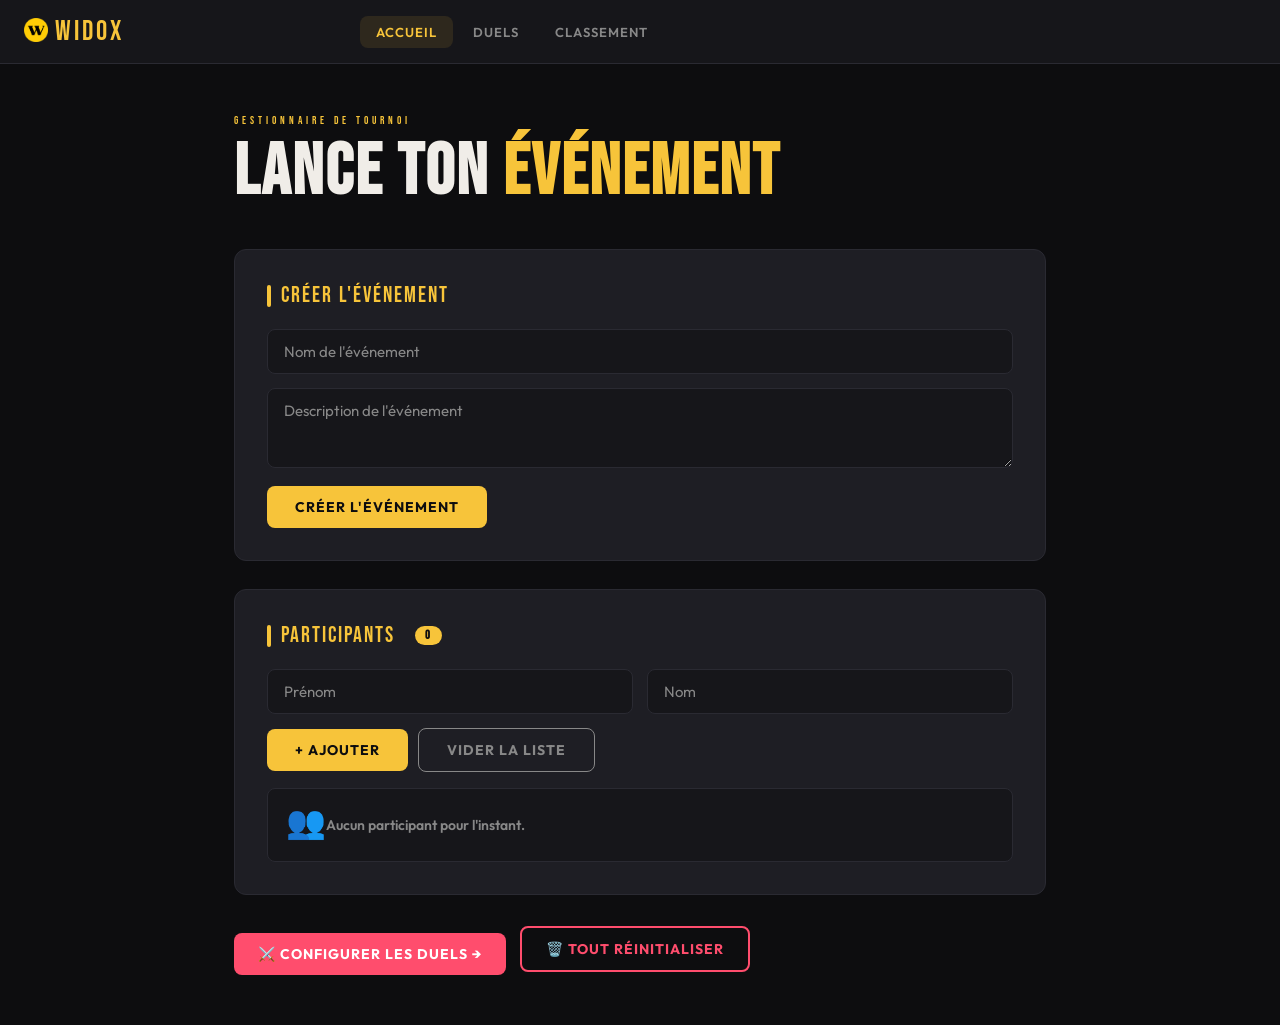
<file: index.html>
<!DOCTYPE html>
<html lang="fr">

<head>
  <meta charset="UTF-8">
  <meta name="viewport" content="width=device-width, initial-scale=1.0">
  <title>Accueil – WIDOX</title>
  <link rel="preconnect" href="https://fonts.googleapis.com">
  <!-- Pré-connexion à Google Fonts pour charger plus vite -->
  <link href="https://fonts.googleapis.com/css2?family=Bebas+Neue&family=Outfit:wght@300;400;600;700&display=swap" rel="stylesheet">
  <link rel="stylesheet" href="CSSevent.css">
</head>

<body>

<nav>
  <span class="logo-text"><img src="W_logo.png" alt="groupe" style="height:24px;vertical-align:middle;"> WIDOX</span>

  <div class="nav-links" id="nav-links">
    <a href="index.html" class="active">Accueil</a>
    <a href="page2.html">Duels</a>
    <a href="page3.html">Classement</a>
  </div>

  <button class="nav-hamburger" id="nav-hamburger" onclick="toggleNav()" aria-label="Menu">
    <!-- Bouton qui ressemble à un hamburger pour mobile (3 barres) -->
    <span></span><span></span><span></span>
    <!-- Les 3 traits du menu -->
  </button>
</nav>

<main>
  <div class="hero-label yellow">Gestionnaire de tournoi</div>
  <!-- Étiquette jaune décorative en haut -->

  <h1>Lance ton <span class="accent">Événement</span></h1>
  <!-- Titre principal, "Événement" coloré en accent -->

  <div id="event-badge">
    <!-- Bandeau qui affiche l'événement une fois créé -->
    <div class="ev-icon">🏆</div>
    <!-- Icône trophée -->
    <div>
      <div class="ev-name" id="ev-name-display"></div>
      <!-- Nom de l'événement -->
      <div class="ev-desc" id="ev-desc-display"></div>
      <!-- Description de l'événement -->
    </div>
  </div>

  <div class="card">
    <div class="card-title">Créer l'événement</div>
    <!-- Titre de la carte -->

    <div class="form-row">
      <input type="text" id="nomEvent" placeholder="Nom de l'événement">
    </div>

    <textarea id="descEvent" placeholder="Description de l'événement"></textarea>
    <button class="btn" onclick="creerEvent()">Créer l'événement</button>
    <!-- Bouton qui appelle la fonction creerEvent() -->
  </div>


  <div class="card">
    <div class="card-title">
      Participants
      <span class="count-badge" id="count-badge">0</span>
    </div>

    <div class="form-row">
      <input type="text" id="prenom" placeholder="Prénom">
      <input type="text" id="nom" placeholder="Nom">
    </div>

    <div style="display:flex; gap:10px; flex-wrap: wrap; align-items:center;">
      <!-- Conteneur flex pour les boutons côte à côte -->
      <button class="btn" onclick="ajouterParticipant()">+ Ajouter</button>
      <!-- Bouton pour ajouter un participant -->
      <button class="btn btn-muted" onclick="viderListe()">Vider la liste</button>
      <!-- Bouton grisé pour tout vider -->
    </div>

    <ul id="listeParticipants">
      <!-- Liste dynamique des participants -->
      <li class="empty-state"><span>👥</span>Aucun participant pour l'instant.</li>
      <!-- Message par défaut quand la liste est vide -->
    </ul>
  </div>

  <div class="bottom-actions">
    <a href="page2.html" class="nav-btn">⚔️ Configurer les duels →</a>
    <!-- Lien-bouton vers la page des duels -->
    <button class="btn btn-reset" onclick="resetTout()">🗑️ Tout réinitialiser</button>
    <!-- Bouton rouge pour supprimer toutes les données -->
  </div>

</main>

<div class="toast" id="toast"></div>
<!-- Petite barre de notification temporaire en bas -->

<script>
  // RÉINITIALISATION TOTALE
  function resetTout() {
    // Demande confirmation à l'utilisateur
    if (confirm('⚠️ Supprimer TOUTES les données (événement, participants, scores) ?')) {
      localStorage.removeItem('widox_participants');
      localStorage.removeItem('widox_event');
      localStorage.removeItem('widox_duels');
      localStorage.removeItem('widox_scores');
      location.reload();
    }
  }

  //CHARGEMENT DES DONNÉES SAUVEGARDÉES

  let participants = JSON.parse(localStorage.getItem('widox_participants') || '[]');
  // Récupère la liste des participants depuis le stockage local

  let event = JSON.parse(localStorage.getItem('widox_event') || 'null');
  // Récupère l'événement depuis le stockage local

  // MENU HAMBURGER MOBILE
  function toggleNav() {
    document.getElementById('nav-links').classList.toggle('open');
    // Ouvre ou ferme le menu mobile en ajoutant/retirant la classe "open"
  }

  // SAUVEGARDE DANS LE STOCKAGE LOCAL
  function save() {
    localStorage.setItem('widox_participants', JSON.stringify(participants));
    // Convertit le tableau participants en texte JSON et le sauvegarde
  }

  // AFFICHAGE D'UNE NOTIFICATION TOAST
  function showToast(msg) {
    const t = document.getElementById('toast');
    // Récupère l'élément toast
    t.textContent = msg;
    // Met le message dedans
    t.classList.add('show');
    // L'affiche avec une animation
    setTimeout(() => t.classList.remove('show'), 2500);
    // Le masque après 2,5 secondes
  }

  // === CRÉATION D'UN ÉVÉNEMENT ===
  function creerEvent() {
    const nom = document.getElementById('nomEvent').value.trim();
    // Récupère le nom saisi
    const desc = document.getElementById('descEvent').value.trim();
    // Récupère la description saisie
    if (!nom) { alert('Donne un nom à l\'événement !'); return; }
    // Bloque si le nom est vide

    event = { nom, desc };
    // Crée un objet événement avec nom et description
    localStorage.setItem('widox_event', JSON.stringify(event));
    // Sauvegarde l'événement dans le stockage

    participants = participants.map(p => ({ ...p, wins: 0, losses: 0 }));
    // Remet les victoires et défaites de chaque participant à zéro
    save();
    // Sauvegarde les participants mis à jour

    afficherEvent();
    // Met à jour l'affichage du badge événement
    showToast('🏆 Événement créé !');
    // Affiche une notification de succès
  }

  // === AFFICHAGE DU BADGE ÉVÉNEMENT ===
  function afficherEvent() {
    const badge = document.getElementById('event-badge');
    // Récupère le conteneur du badge
    if (event) {
      // Si un événement existe
      document.getElementById('ev-name-display').textContent = event.nom;
      // Affiche le nom
      document.getElementById('ev-desc-display').textContent = event.desc || 'Aucune description';
      // Affiche la description
      badge.classList.add('visible');
      // Rend le badge visible
      document.getElementById('nomEvent').value = event.nom;
      // Pré-remplit le champ nom
      document.getElementById('descEvent').value = event.desc || '';
      // Pré-remplit le champ description
    }
  }

  // AJOUT D'UN PARTICIPANT
  function ajouterParticipant() {
    const nom = document.getElementById('nom').value.trim();
    // Récupère le nom saisi
    const prenom = document.getElementById('prenom').value.trim();
    // Récupère le prénom saisi
    if (!nom || !prenom) { alert('Remplis prénom et nom !'); return; }
    // Bloque si un champ est vide

    const existe = participants.find(p => p.nom === nom && p.prenom === prenom);
    // Vérifie si ce participant existe déjà
    if (existe) { alert('Ce participant existe déjà !'); return; }
    // Bloque les doublons

    participants.push({ prenom, nom, wins: 0, losses: 0 });
    // Ajoute le nouveau participant avec 0 victoires et 0 défaites
    save();
    // Sauvegarde la liste mise à jour

    document.getElementById('nom').value = '';
    // Vide le champ nom
    document.getElementById('prenom').value = '';
    // Vide le champ prénom

    afficherParticipants();
    // Met à jour l'affichage de la liste
    showToast(`✅ ${prenom} ${nom} ajouté !`);
    // Notification de confirmation
  }

  // SUPPRESSION D'UN PARTICIPANT
  function supprimerParticipant(index) {
    const p = participants[index];
    // Récupère le participant à cet index
    if (confirm(`Supprimer ${p.prenom} ${p.nom} ?`)) {
      // Demande confirmation
      participants.splice(index, 1);
      // Retire le participant du tableau
      save();
      // Sauvegarde
      afficherParticipants();
      // Met à jour l'affichage
    }
  }

  // === VIDER TOUTE LA LISTE ===
  function viderListe() {
    if (!participants.length) return;
    // Ne fait rien si la liste est déjà vide
    if (confirm('Vider toute la liste de participants ?')) {
      // Demande confirmation
      participants = [];
      // Vide le tableau
      save();
      // Sauvegarde
      afficherParticipants();
      // Met à jour l'affichage
    }
  }

  // AFFICHAGE DE LA LISTE DES PARTICIPANTS
  function afficherParticipants() {
    const liste = document.getElementById('listeParticipants');
    // Récupère la balise <ul>
    document.getElementById('count-badge').textContent = participants.length;
    // Met à jour le compteur dans la pastille

    if (participants.length === 0) {
      // Si aucun participant
      liste.innerHTML = '<li class="empty-state"><span>👥</span>Aucun participant pour l\'instant.</li>';
      // Affiche le message vide
      return;
      // Arrête la fonction ici
    }

    liste.innerHTML = participants.map((p, i) => `
      <li>
        <span class="participant-num">${i + 1}</span>
        <!-- Numéro du participant (commence à 1) -->
        <span class="participant-name">${p.prenom} ${p.nom}</span>
        <!-- Prénom et nom -->
        <span class="participant-wins">⚔ ${p.wins}V / ${p.losses}D</span>
        <!-- Score : victoires (V) et défaites (D) -->
        <button class="btn btn-danger" onclick="supprimerParticipant(${i})">✕</button>
        <!-- Bouton rouge pour supprimer ce participant -->
      </li>
    `).join('');
    // Génère le HTML pour chaque participant et l'insère dans la liste
  }

  afficherEvent();
  afficherParticipants();

  // RACCOURCIS CLAVIER

  document.getElementById('prenom').addEventListener('keypress', e => { if(e.key==='Enter') document.getElementById('nom').focus(); });
  // Quand on appuie Entrée dans le champ prénom → passe au champ nom

  document.getElementById('nom').addEventListener('keypress', e => { if(e.key==='Enter') ajouterParticipant(); });
  // Quand on appuie Entrée dans le champ nom → ajoute le participant

</script>
</body>
</html>
</file>
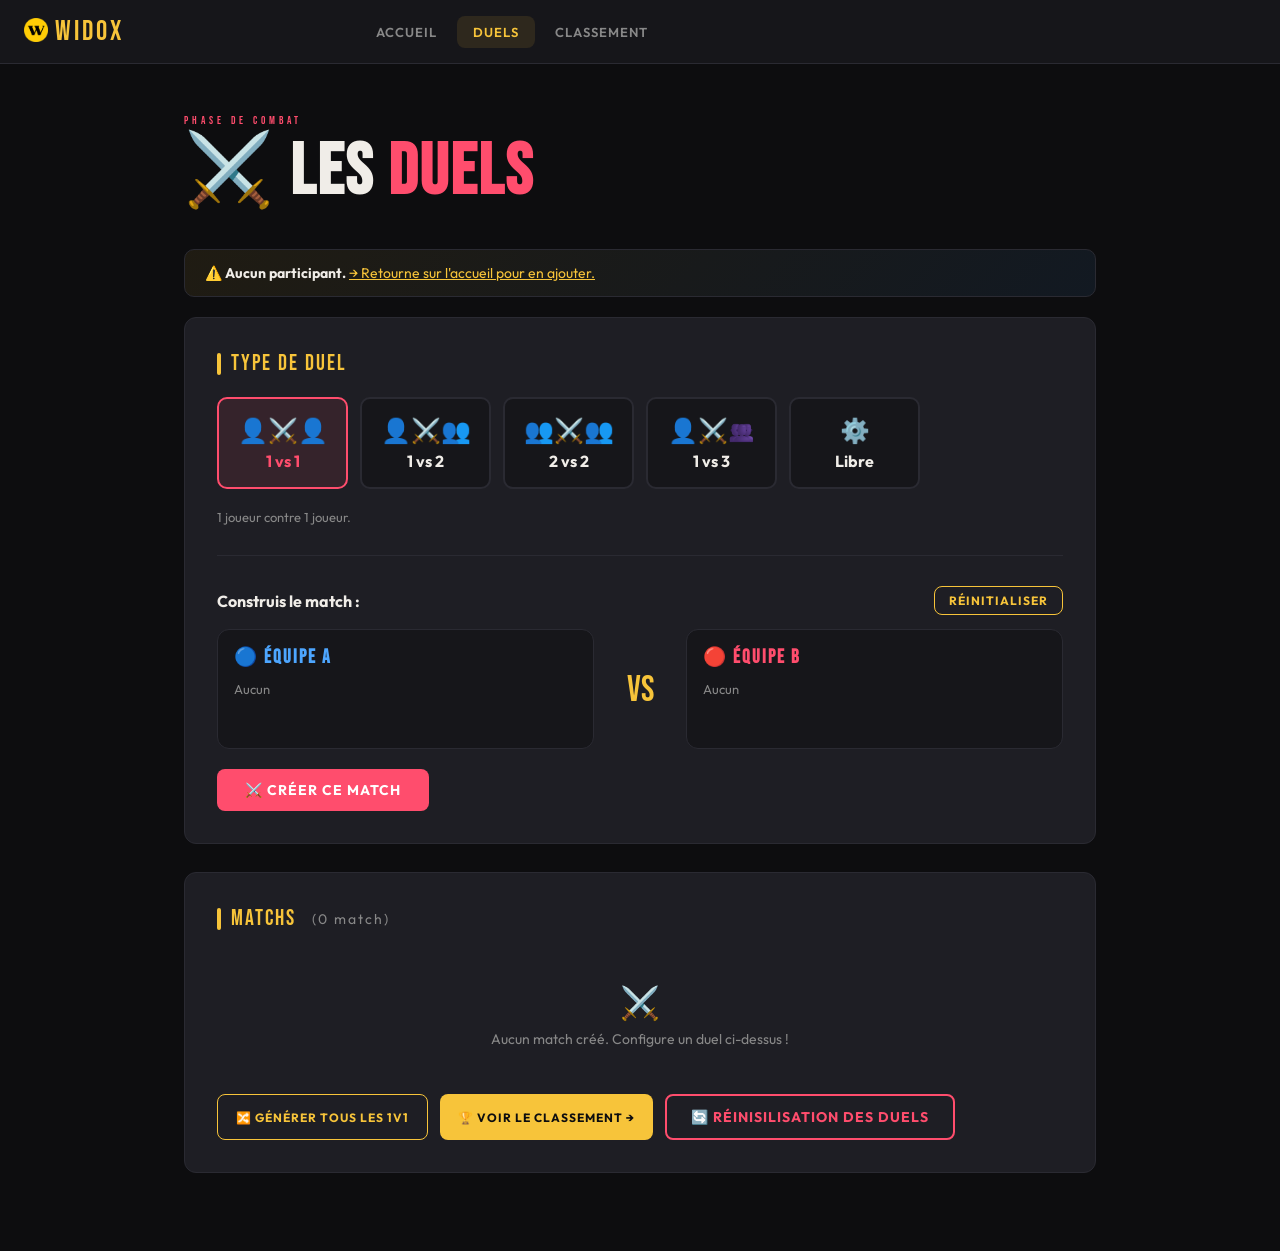
<file: page2.html>
<!DOCTYPE html>
<html lang="fr">
<head>
  <meta charset="UTF-8">
  <meta name="viewport" content="width=device-width, initial-scale=1.0">
  <title>Duels – WIDOX</title>
  <link rel="preconnect" href="https://fonts.googleapis.com">
  <link href="https://fonts.googleapis.com/css2?family=Bebas+Neue&family=Outfit:wght@300;400;600;700&display=swap" rel="stylesheet">
  <link rel="stylesheet" href="CSSevent.css">
</head>
<body>

<nav>
  <span class="logo-text"><img src="W_logo.png" alt="groupe" style="height:24px;vertical-align:middle;"> WIDOX</span>
  <div class="nav-links" id="nav-links">
    <a href="index.html">Accueil</a>
    <a href="page2.html" class="active">Duels</a>
    <a href="page3.html">Classement</a>
  </div>
  <button class="nav-hamburger" id="nav-hamburger" onclick="toggleNav()" aria-label="Menu">
    <span></span><span></span><span></span>
  </button>
</nav>

<main class="wide">
  <div class="hero-label red">Phase de combat</div>
  <h1>⚔️ Les <span class="accent2">Duels</span></h1>

  <div class="info-bar" id="info-bar">Chargement des participants…</div>


  <!-- Alerte match final -->
  <div id="final-alert" style="display:none;" class="final-alert">
    <div class="final-alert-title">🏆 MATCH FINAL REQUIS</div>
    <div id="final-alert-text" style="font-size:14px;color:var(--text);margin-bottom:14px;"></div>
    <button class="btn" onclick="genererMatchFinal()">⚔️ Générer le match final</button>
  </div>

  <!-- Sélection -->
  <div class="card">
    <div class="card-title">Type de duel</div>
    <div class="mode-grid" id="mode-grid">
      <div class="mode-btn selected" data-mode="1v1" onclick="selectMode(this)"><span class="mode-icon">👤⚔️👤</span>1 vs 1</div>
      <div class="mode-btn" data-mode="1v2" onclick="selectMode(this)"><span class="mode-icon">👤⚔️👥</span>1 vs 2</div>
      <div class="mode-btn" data-mode="2v2" onclick="selectMode(this)"><span class="mode-icon">👥⚔️👥</span>2 vs 2</div>
      <div class="mode-btn" data-mode="1v3" onclick="selectMode(this)">
      <span class="mode-icon">👤⚔️<img src="IMG_personnage2.png" alt="groupe" style="height:24px;vertical-align:middle;"></span>
      1 vs 3
      </div>

      <div class="mode-btn" data-mode="free" onclick="selectMode(this)"><span class="mode-icon">⚙️</span>Libre</div>
    </div>
    <div id="mode-desc" style="font-size:13px;color:var(--muted);margin-bottom:20px;"></div>

    <!-- Faire les équipes -->
    <div id="matchup-zone" class="visible">
      <hr class="section-sep">
      <div style="display:flex; justify-content:space-between; align-items:center; margin-bottom:14px;">
        <span style="font-weight:700;">Construis le match :</span>
        <button class="btn btn-outline" onclick="clearSelection()" style="padding:6px 14px;font-size:12px;">Réinitialiser</button>
      </div>

      <!-- Mode libre -->
      <div class="team-target-toggle" id="free-target-toggle" style="display:none;">
        <span>Ajouter dans →</span>
        <button class="target-btn active-a" id="btn-target-a" onclick="setTarget('A')">🔵 Équipe A</button>
        <button class="target-btn" id="btn-target-b" onclick="setTarget('B')">🔴 Équipe B</button>
      </div>

      <div class="team-builder">
        <div class="team-box team-a">
          <h3>🔵 ÉQUIPE A</h3>
          <div id="team-a-display" style="color:var(--muted);font-size:13px;">Clique sur des participants →</div>
        </div>
        <div class="vs-badge">VS</div>
        <div class="team-box team-b">
          <h3>🔴 ÉQUIPE B</h3>
          <div id="team-b-display" style="color:var(--muted);font-size:13px;">← Clique sur des participants</div>
        </div>
      </div>

      <div id="pills-zone" style="margin-bottom:20px;"></div>
      <button class="btn btn-red" onclick="ajouterMatch()">⚔️ Créer ce match</button>
    </div>
  </div>

  <!-- Liste de matchs -->
  <div class="card">
    <div class="card-title">Matchs <span id="match-count" style="font-size:14px;color:var(--muted);font-family:'Outfit';font-weight:400;margin-left:6px;"></span></div>
    <div id="matches-list">
      <div class="empty-state"><span>⚔️</span>Aucun match créé. Configure un duel ci-dessus !</div>
    </div>
    <div style="margin-top:16px;display:flex;gap:12px;flex-wrap:wrap;">
      <button class="btn btn-outline" onclick="genMatchs()" style="font-size:12px;padding:10px 18px;">🔀 Générer tous les 1v1</button>
      <button class="btn" onclick="window.location='page3.html'" style="font-size:12px;padding:10px 18px;">🏆 Voir le classement →</button>
      <button class="btn btn-reset" onclick="resetTout()">🔄️ Réinisilisation des duels</button>
    </div>
  </div>
</main>

<div class="toast" id="toast"></div>

<script>
  function resetTout() {
    if (confirm('⚠️ Supprimer TOUTES les données en rapport avec les matches, les duels et les scores) ?')) {
      localStorage.removeItem('widox_matches');
      localStorage.removeItem('widox_duels');
      localStorage.removeItem('widox_scores');
      location.reload();
    }
  }

  let participants = JSON.parse(localStorage.getItem('widox_participants') || '[]');
  let matches     = JSON.parse(localStorage.getItem('widox_matches') || '[]');
  let event   = JSON.parse(localStorage.getItem('widox_event')   || 'null');
  let scoring = JSON.parse(localStorage.getItem('widox_scoring') || 'null') || { win: 3, loss: 0, tieRule: 'points' };

  let mode = '1v1';
  let teamA = [], teamB = [];
  // En mode libre, on choisit vers quelle équipe on ajoute
  let freeTarget = 'A'; // 'A' ou 'B'

  const limits = { '1v1':[1,1], '1v2':[1,2], '2v2':[2,2], '1v3':[1,3], 'free':[Infinity,Infinity] };

  function toggleNav() {
    document.getElementById('nav-links').classList.toggle('open');
  }

  function saveMatches() { localStorage.setItem('widox_matches', JSON.stringify(matches)); }
  function saveParticipants() { localStorage.setItem('widox_participants', JSON.stringify(participants)); }

  function showToast(msg) {
    const t = document.getElementById('toast');
    t.textContent = msg;
    t.classList.add('show');
    setTimeout(() => t.classList.remove('show'), 2500);
  }

  function init() {
    const bar = document.getElementById('info-bar');
    if (!participants.length) {
      bar.innerHTML = '⚠️ <strong>Aucun participant.</strong> <a href="index.html" style="color:var(--accent)">→ Retourne sur l\'accueil pour en ajouter.</a>';
    } else {
      bar.innerHTML = `${event ? '<strong>' + event.nom + '</strong> · ' : ''}${participants.length} participant(s) · ${matches.length} match(s) · <strong style="color:var(--accent)">${scoring.win} pts/victoire</strong>`;
    }
    renderPills();
    renderMatches();
    updateModeDesc();
    checkFinalAlert();
  }

  function selectMode(el) {
    document.querySelectorAll('.mode-btn').forEach(b => b.classList.remove('selected'));
    el.classList.add('selected');
    mode = el.dataset.mode;
    teamA = []; teamB = [];
    freeTarget = 'A';
    // Afficher/masquer le sélecteur d'équipe cible en mode libre
    const toggle = document.getElementById('free-target-toggle');
    toggle.style.display = mode === 'free' ? 'flex' : 'none';
    // Réinitialiser les boutons target
    document.getElementById('btn-target-a').className = 'target-btn active-a';
    document.getElementById('btn-target-b').className = 'target-btn';
    renderPills();
    updateModeDesc();
  }

  function setTarget(team) {
    freeTarget = team;
    document.getElementById('btn-target-a').className = 'target-btn' + (team === 'A' ? ' active-a' : '');
    document.getElementById('btn-target-b').className = 'target-btn' + (team === 'B' ? ' active-b' : '');
  }

  function updateModeDesc() {
    const descs = {
      '1v1': '1 joueur contre 1 joueur.',
      '1v2': '1 joueur affronte une équipe de 2.',
      '2v2': '2 joueurs contre 2 joueurs.',
      '1v3': '1 joueur contre une équipe de 3.',
      'free': 'Compose librement tes équipes : choisis l\'équipe cible (A ou B) puis clique sur les participants.'
    };
    document.getElementById('mode-desc').textContent = descs[mode] || '';
  }

  function renderPills() {
    const zone = document.getElementById('pills-zone');
    zone.innerHTML = participants.map((p, i) => {
      const inA = teamA.includes(i);
      const inB = teamB.includes(i);
      const cls = inA ? 'in-team-a' : inB ? 'in-team-b' : '';
      return `<span class="participant-pill ${cls}" onclick="toggleParticipant(${i})">${inA ? '🔵 ' : inB ? '🔴 ' : ''}${p.prenom} ${p.nom}</span>`;
    }).join('');

    const fmtTeam = arr => arr.length
      ? arr.map(i => `<span style="display:block;font-size:14px;font-weight:600;margin:2px 0;">${participants[i].prenom} ${participants[i].nom}</span>`).join('')
      : '<span style="color:var(--muted);font-size:13px;">Aucun</span>';
    document.getElementById('team-a-display').innerHTML = fmtTeam(teamA);
    document.getElementById('team-b-display').innerHTML = fmtTeam(teamB);
  }

  function toggleParticipant(i) {
    // Si déjà dans une équipe → on le retire
    if (teamA.includes(i)) { teamA = teamA.filter(x => x !== i); renderPills(); return; }
    if (teamB.includes(i)) { teamB = teamB.filter(x => x !== i); renderPills(); return; }

    if (mode === 'free') {
      // En mode libre, on ajoute dans l'équipe cible choisie
      if (freeTarget === 'A') {
        teamA.push(i);
      } else {
        teamB.push(i);
      }
      renderPills();
      return;
    }

    // Modes fixes : remplir A puis B selon les limites
    const [limA, limB] = limits[mode];
    if (teamA.length < limA) { teamA.push(i); renderPills(); return; }
    if (teamB.length < limB) { teamB.push(i); renderPills(); return; }
    showToast('Les équipes sont complètes pour ce mode !');
  }

  function clearSelection() { teamA = []; teamB = []; freeTarget = 'A'; setTarget('A'); renderPills(); }

  function ajouterMatch() {
    if (!teamA.length || !teamB.length) { alert('Compose les deux équipes !'); return; }
    const overlap = teamA.filter(i => teamB.includes(i));
    if (overlap.length) { alert('Un joueur ne peut pas être dans les deux équipes !'); return; }

    const match = { id: Date.now(), teamA: [...teamA], teamB: [...teamB], winner: null, mode, isFinal: false };
    matches.push(match);
    saveMatches();
    clearSelection();
    renderMatches();
    showToast('⚔️ Match créé !');
  }

  /* Attribuer / retirer les points selon les règles */
  function attribuerPoints(winTeam, loseTeam) {
    winTeam.forEach(i  => { if (participants[i]) { participants[i].wins++;   participants[i].points = (participants[i].points||0) + scoring.win;  } });
    loseTeam.forEach(i => { if (participants[i]) { participants[i].losses++; participants[i].points = (participants[i].points||0) + scoring.loss; } });
  }
  function retirerPoints(winTeam, loseTeam) {
    winTeam.forEach(i  => { if (participants[i]) { participants[i].wins   = Math.max(0,(participants[i].wins||0)-1);   participants[i].points = Math.max(0,(participants[i].points||0)-scoring.win);  } });
    loseTeam.forEach(i => { if (participants[i]) { participants[i].losses = Math.max(0,(participants[i].losses||0)-1); participants[i].points = Math.max(0,(participants[i].points||0)-scoring.loss); } });
  }

  /* setWinner remplacé par validerScore avec saisie de score */

  function supprimerMatch(matchId) {
    const m = matches.find(m => m.id === matchId);
    if (m && m.winner) {
      const w = m.winner === 'A' ? m.teamA : m.teamB;
      const l = m.winner === 'A' ? m.teamB : m.teamA;
      retirerPoints(w, l);
      saveParticipants();
    }
    matches = matches.filter(m => m.id !== matchId);
    saveMatches();
    renderMatches();
    checkFinalAlert();
  }

  function renderMatches() {
    const list = document.getElementById('matches-list');
    document.getElementById('match-count').textContent = `(${matches.length} match${matches.length > 1 ? 's' : ''})`;
    if (!matches.length) {
      list.innerHTML = '<div class="empty-state"><span>⚔️</span>Aucun match créé. Configure un duel ci-dessus !</div>';
      return;
    }
    list.innerHTML = matches.map(m => {
      const nameA     = m.teamA.map(i => participants[i] ? `${participants[i].prenom} ${participants[i].nom}` : '?').join(' & ');
      const nameB     = m.teamB.map(i => participants[i] ? `${participants[i].prenom} ${participants[i].nom}` : '?').join(' & ');
      const played    = !!m.winner;
      const finalBadge = m.isFinal ? `<span class="finale-badge">FINALE</span>` : '';
      const finalStyle = m.isFinal ? 'border-color:var(--accent);background:rgba(247,196,58,.05)' : '';

      // Scores enregistrés (ou vide si pas encore joué)
      const scoreA = m.scoreA !== undefined ? m.scoreA : '';
      const scoreB = m.scoreB !== undefined ? m.scoreB : '';

      return `
        <div class="match-card ${played ? 'played' : ''}" style="${finalStyle}">

          <!-- Équipe A : nom + input score -->
          <div class="match-side">
            <div class="match-team a">${nameA}</div>
            ${played
              ? `<div class="match-score-display a">${scoreA}</div>`
              : `<input type="number" class="score-input score-a" id="scoreA-${m.id}"
                   value="${scoreA}" min="0" placeholder="pts"
                   oninput="previewScore(${m.id})">`
            }
          </div>

          <!-- Centre : VS / badge finale / résultat / valider -->
          <div class="match-controls">
            ${finalBadge}
            <span class="match-score">VS</span>
            ${played
              ? `<span class="match-result ${m.winner.toLowerCase()}">${m.winner === 'A' ? nameA : nameB} WIN</span>
                 <div class="match-score-result">${scoreA} – ${scoreB}</div>`
              : `<button class="win-btn win-validate" id="validate-${m.id}" onclick="validerScore(${m.id})" disabled>✔ Valider</button>`
            }
            <button onclick="supprimerMatch(${m.id})" style="background:none;border:none;color:var(--muted);cursor:pointer;font-size:18px;margin-top:4px;">✕</button>
          </div>

          <!-- Équipe B : nom + input score -->
          <div class="match-side" style="text-align:right;">
            <div class="match-team b">${nameB}</div>
            ${played
              ? `<div class="match-score-display b">${scoreB}</div>`
              : `<input type="number" class="score-input score-b" id="scoreB-${m.id}"
                   value="${scoreB}" min="0" placeholder="pts"
                   oninput="previewScore(${m.id})">`
            }
          </div>

        </div>`;
    }).join('');
  }

  /* Active le bouton Valider quand les deux scores sont remplis */
  function previewScore(matchId) {
    const a = document.getElementById('scoreA-' + matchId);
    const b = document.getElementById('scoreB-' + matchId);
    const btn = document.getElementById('validate-' + matchId);
    if (!a || !b || !btn) return;
    const ok = a.value !== '' && b.value !== '' && parseInt(a.value) !== parseInt(b.value);
    btn.disabled = !ok;
    btn.title = ok ? '' : (a.value === '' || b.value === '' ? 'Remplis les deux scores' : 'Les scores ne peuvent pas être égaux');
  }

  /* Valider le score → détermine le vainqueur automatiquement */
  function validerScore(matchId) {
    const m  = matches.find(m => m.id === matchId);
    if (!m) return;
    const a  = parseInt(document.getElementById('scoreA-' + matchId).value);
    const b  = parseInt(document.getElementById('scoreB-' + matchId).value);
    if (isNaN(a) || isNaN(b)) { showToast('Remplis les deux scores !'); return; }
    if (a === b) { showToast('Égalité de score non permise !'); return; }

    m.scoreA  = a;
    m.scoreB  = b;
    const winner = a > b ? 'A' : 'B';

    // Annuler l'ancien résultat si on re-valide
    if (m.winner) {
      const oldW = m.winner === 'A' ? m.teamA : m.teamB;
      const oldL = m.winner === 'A' ? m.teamB : m.teamA;
      retirerPoints(oldW, oldL);
    }

    m.winner = winner;
    const winners = winner === 'A' ? m.teamA : m.teamB;
    const losers  = winner === 'A' ? m.teamB : m.teamA;
    attribuerPoints(winners, losers);

    saveMatches();
    saveParticipants();
    renderMatches();
    checkFinalAlert();

    const nameW = winners.map(i => participants[i] ? participants[i].prenom + ' ' + participants[i].nom : '?').join(' & ');
    showToast(`🏆 ${nameW} gagne ! (${a} – ${b})`);
  }

  function genMatchs() {
    if (participants.length < 2) { alert('Il faut au moins 2 participants !'); return; }
    if (!confirm('Générer tous les matchs 1v1 possible ? Cela peut créer beaucoup de matchs.')) return;
    for (let i = 0; i < participants.length; i++) {
      for (let j = i + 1; j < participants.length; j++) {
        matches.push({ id: Date.now() + Math.random(), teamA: [i], teamB: [j], winner: null, mode: '1v1', isFinal: false });
      }
    }
    saveMatches();
    renderMatches();
    showToast(`${matches.length} matchs générés !`);
  }


  /* ── Égalité & match final ── */
  function trouverEgaliteSommet() {
    if (participants.length < 2) return null;
    const sorted = [...participants].map((p,i) => ({...p, _i: i})).sort((a,b) => {
      if (b.wins !== a.wins) return b.wins - a.wins;
      return (b.points||0) - (a.points||0);
    });
    const top = sorted[0];
    const egaux = sorted.filter(p => p.wins === top.wins && (p.points||0) === (top.points||0));
    return egaux.length >= 2 ? egaux.map(p => p._i) : null;
  }

  function checkFinalAlert() {
    const alerte = document.getElementById('final-alert');
    if (scoring.tieRule !== 'final') { alerte.style.display = 'none'; return; }
    const allPlayed = matches.length > 0 && matches.every(m => m.winner);
    if (!allPlayed) { alerte.style.display = 'none'; return; }
    const tied = trouverEgaliteSommet();
    if (!tied) { alerte.style.display = 'none'; return; }
    if (matches.some(m => m.isFinal)) { alerte.style.display = 'none'; return; }
    document.getElementById('final-alert-text').textContent =
      `Égalité parfaite entre ${tied.map(i => participants[i].prenom+' '+participants[i].nom).join(' et ')} ! Un match final doit être joué.`;
    alerte.style.display = 'block';
  }

  function genererMatchFinal() {
    const tied = trouverEgaliteSommet();
    if (!tied) { showToast('Aucune égalité détectée.'); return; }
    matches.push({ id: Date.now(), teamA:[tied[0]], teamB:[tied[1]], winner:null, mode:'1v1', isFinal:true });
    saveMatches();
    renderMatches();
    document.getElementById('final-alert').style.display = 'none';
    showToast('🏆 Match final généré !');
  }

  init();
</script>
</body>
</html>
</file>
<file: CSSevent.css>
/* Supprime tous les marges et évite les débordements inattendus */
*, *::before, *::after { box-sizing: border-box; margin: 0; padding: 0; }

/* Selectionne toute la page pour éviter de répéter à chaque fois les mêmes couleurs */
:root {
  --bg: #0d0d0f;
  --surface: #16161a;
  --card: #1e1e24;
  --accent: #f7c43a;
  --accent2: #ff4d6d;
  --blue: #4da6ff;
  --green: #4dffb4;
  --text: #f0ede8;
  --muted: #888;
  --border: #2a2a32;
  --radius: 12px;
}

body {
  font-family: 'Outfit', sans-serif;
  background: var(--bg);
  color: var(--text);
  min-height: 100vh;
}

/* Le nav */
nav {
  display: flex; /* aligne le logo */
  align-items: center;
  gap: 8px;
  padding: 0 24px;
  height: 64px;
  border-bottom: 1px solid var(--border);
  background: var(--surface);
  position: sticky; /* La barre reste collé en haut */
  top: 0; /* La barre reste collé en haut */
  z-index: 100;
}

nav .logo-text {
  font-family: 'Bebas Neue', sans-serif;
  font-size: 28px;
  color: var(--accent);
  letter-spacing: 3px;
  margin-right: auto;
}

/* Bouton pour tel */
.nav-hamburger {
  display: none; /* bonton caché par défaut */
  flex-direction: column;
  justify-content: center;
  gap: 5px;
  width: 40px;
  height: 40px;
  background: none;
  border: none;
  cursor: pointer;
  padding: 6px;
  border-radius: 8px;
  transition: background .2s; /* à cause de --accent2 */
}

.nav-hamburger:hover { background: rgba(247,196,58,.1); }

.nav-hamburger span {
  display: block;
  height: 2px;
  width: 100%;
  background: var(--text);
  border-radius: 2px;
  transition: all .3s;
}

/* lien de navigation  */
.nav-links {
  display: flex;
  align-items: center;
  gap: 4px;
  position: absolute;
  left: 40%;                    /* Le bord gauche est au milieu du parent */
  transform: translateX(-50%);  /* On recule de la moitié de sa propre largeur */
}

.nav-links a {
  text-decoration: none;
  color: var(--muted);
  font-weight: 600;
  font-size: 13px;
  letter-spacing: 1px;
  text-transform: uppercase;
  padding: 8px 16px;
  border-radius: 8px;
  transition: all .2s;
  white-space: nowrap;
}
.nav-links a:hover,
.nav-links a.active {
  color: var(--accent);
  background: rgba(247,196,58,.1);
}

/* Les trois traits */
@media (max-width: 600px) {
  nav {
    padding: 0 16px;
    position: relative;
    flex-wrap: nowrap;
    height: 56px;
    min-height: 56px;
  }
  .nav-hamburger { display: flex; }
  .nav-links {
    display: none;
    flex-direction: column;
    align-items: stretch;
    /* Menu flottant : ne pousse pas le contenu, ne bloque pas les clics */
    position: absolute;
    top: 56px;
    left: 0;
    right: 0;
    width: 100%;
    background: var(--surface);
    border-bottom: 1px solid var(--border);
    padding: 10px 16px;
    gap: 2px;
    z-index: 200;
    transform: none;
  }
  .nav-links.open { display: flex; }
  .nav-links a { padding: 12px 16px; border-radius: 8px; font-size: 14px; }
}

/* ===== FIX iOS SAFARI =====
   Sur iPhone/iPad, Safari n'envoie pas les evenements click sur les elements
   non-cliquables nativement (div, li, span) SAUF si on leur met cursor:pointer.
   Ce fix couvre tous les elements interactifs du projet. */
.mode-btn,
.participant-pill,
.match-card,
[onclick] {
  cursor: pointer;
}

/* Le principal */
main {
  max-width: 860px;
  margin: 0 auto;
  padding: 50px 24px;
}
main.wide { max-width: 960px; }

/* Typographie */
.hero-label {
  font-family: 'Bebas Neue', sans-serif;
  font-size: 11px;
  letter-spacing: 4px;
  text-transform: uppercase;
  margin-bottom: 10px;
}
.hero-label.yellow { color: var(--accent); }
.hero-label.red    { color: var(--accent2); }
.hero-label.green  { color: var(--green); }

h1 {
  font-family: 'Bebas Neue', sans-serif;
  font-size: clamp(40px, 6vw, 72px);
  line-height: 1;
  letter-spacing: 2px;
  margin-bottom: 40px;
}
h1 span.accent  { color: var(--accent); }
h1 span.accent2 { color: var(--accent2); }
h1 span.green   { color: var(--green); }

/* Les cartes */
.card {
  background: var(--card);
  border: 1px solid var(--border);
  border-radius: var(--radius);
  padding: 32px;
  margin-bottom: 28px;
}

.card-title {
  font-family: 'Bebas Neue', sans-serif;
  font-size: 22px;
  letter-spacing: 2px;
  color: var(--accent);
  margin-bottom: 20px;
  display: flex;
  align-items: center;
  gap: 10px;
}
.card-title::before {
  content: '';
  display: block;
  width: 4px;
  height: 22px;
  background: var(--accent);
  border-radius: 2px;
}

/* Les boutons */
.btn {
  background: var(--accent);
  color: #0d0d0f;
  font-family: 'Outfit', sans-serif;
  font-weight: 700;
  font-size: 14px;
  letter-spacing: 1px;
  text-transform: uppercase;
  border: none;
  border-radius: 8px;
  padding: 12px 28px;
  cursor: pointer;
  transition: opacity .2s, transform .15s;
  text-decoration: none;
  display: inline-block;
}
/* Variantes qui écrasent que les couleur */
.btn:hover { opacity: .85; transform: translateY(-1px); }
.btn:active { transform: translateY(0); }
.btn-red     { background: var(--accent2); color: white; }
.btn-blue    { background: var(--blue); color: #0d0d0f; }
.btn-outline { background: transparent; border: 1px solid var(--accent); color: var(--accent); }
.btn-danger  { background: transparent; border: 1px solid var(--accent2); color: var(--accent2); font-size: 12px; padding: 6px 12px; }
.btn-muted   { background: transparent; border: 1px solid var(--muted); color: var(--muted); }

.nav-btn {
  display: inline-flex;
  align-items: center;
  gap: 8px;
  margin-top: 10px;
  text-decoration: none;
  background: var(--accent2);
  color: white;
  font-family: 'Outfit', sans-serif;
  font-weight: 700;
  font-size: 14px;
  letter-spacing: 1px;
  text-transform: uppercase;
  border-radius: 8px;
  padding: 12px 24px;
  transition: opacity .2s;
}
.nav-btn:hover { opacity: .85; }

.bottom-actions {
  display: flex;
  gap: 14px;
  align-items: center;
  flex-wrap: wrap;
  margin-top: 10px;
}

.btn-reset {
  background: transparent;
  border: 2px solid var(--accent2);
  color: var(--accent2);
  font-size: 14px;
  padding: 12px 24px;
  transition: all .2s;
}

.btn-reset:hover {
  background: var(--accent2);
  color: white;
}


/* les formes d'éléments */
.form-row {
  display: flex;
  gap: 14px;
  flex-wrap: wrap;
  margin-bottom: 14px;
}

input[type="text"] {
  flex: 1;
  min-width: 180px;
  background: var(--surface);
  border: 1px solid var(--border);
  border-radius: 8px;
  padding: 12px 16px;
  color: var(--text);
  font-family: 'Outfit', sans-serif;
  font-size: 15px;
  outline: none;
  transition: border-color .2s;
}
input[type="text"]:focus { border-color: var(--accent); }
input[type="text"]::placeholder { color: var(--muted); }

textarea {
  width: 100%;
  background: var(--surface);
  border: 1px solid var(--border);
  border-radius: 8px;
  padding: 12px 16px;
  color: var(--text);
  font-family: 'Outfit', sans-serif;
  font-size: 15px;
  outline: none;
  resize: vertical;
  min-height: 80px;
  transition: border-color .2s;
  margin-bottom: 14px;
}
textarea:focus { border-color: var(--accent); }
textarea::placeholder { color: var(--muted); }

select {
  background: var(--surface);
  border: 1px solid var(--border);
  border-radius: 8px;
  padding: 10px 14px;
  color: var(--text);
  font-family: 'Outfit', sans-serif;
  font-size: 14px;
  outline: none;
  cursor: pointer;
}
select:focus { border-color: var(--accent); }

/* TOAST */
.toast {
  position: fixed;
  bottom: 30px;
  right: 30px;
  background: var(--accent);
  color: #0d0d0f;
  font-weight: 700;
  font-size: 14px;
  padding: 14px 22px;
  border-radius: 10px;
  opacity: 0;
  transform: translateY(10px);
  transition: all .3s;
  z-index: 999;
  pointer-events: none;
}
.toast.show { opacity: 1; transform: translateY(0); }

/* Etat vide */
.empty-state {
  text-align: center;
  padding: 30px;
  color: var(--muted);
  font-size: 14px;
}
.empty-state span { font-size: 32px; display: block; margin-bottom: 8px; }

/* Compter le nombre de badgets */
.count-badge {
  background: var(--accent);
  color: #0d0d0f;
  font-size: 12px;
  font-weight: 700;
  border-radius: 20px;
  padding: 2px 10px;
  margin-left: 10px;
}

/* Ce qui sépare */
.section-sep { border: none; height: 1px; background: var(--border); margin: 30px 0; }

/* Animation */
@keyframes slideIn {
  from { opacity: 0; transform: translateX(-10px); }
  to   { opacity: 1; transform: translateX(0); }
}

/* Page 1 : Accueil */
#event-badge {
  display: none;
  align-items: center;
  gap: 14px;
  background: linear-gradient(135deg, rgba(247,196,58,.12), rgba(255,77,109,.08));
  border: 1px solid var(--accent);
  border-radius: var(--radius);
  padding: 18px 24px;
  margin-bottom: 28px;
}
#event-badge.visible { display: flex; }
#event-badge .ev-icon { font-size: 28px; }
#event-badge .ev-name { font-family: 'Bebas Neue', sans-serif; font-size: 22px; letter-spacing: 2px; color: var(--accent); }
#event-badge .ev-desc { font-size: 13px; color: var(--muted); }

#listeParticipants { list-style: none; margin-top: 16px; display: flex; flex-direction: column; gap: 10px; }
#listeParticipants li {
  display: flex;
  align-items: center;
  background: var(--surface);
  border: 1px solid var(--border);
  border-radius: 8px;
  padding: 12px 18px;
  font-weight: 600;
  animation: slideIn .3s ease;
}
.participant-num { font-family: 'Bebas Neue', sans-serif; font-size: 18px; color: var(--accent); width: 32px; flex-shrink: 0; }
.participant-name { flex: 1; }
.participant-wins { font-size: 12px; color: var(--muted); margin-left: 8px; }

/* Page 2 : Duels */
.mode-grid { display: grid; grid-template-columns: repeat(auto-fill, minmax(130px, 1fr)); gap: 12px; margin-bottom: 20px; }
.mode-btn {
  background: var(--surface); border: 2px solid var(--border);
  border-radius: 10px; padding: 16px 10px; text-align: center;
  cursor: pointer; transition: all .2s; color: var(--text);
  font-family: 'Outfit', sans-serif; font-weight: 700; font-size: 16px;
}
.mode-btn .mode-icon { font-size: 24px; display: block; margin-bottom: 6px; }
.mode-btn:hover { border-color: var(--accent); color: var(--accent); }
.mode-btn.selected { border-color: var(--accent2); background: rgba(255,77,109,.1); color: var(--accent2); }

#matchup-zone { display: none; }
#matchup-zone.visible { display: block; }

.team-builder { display: grid; grid-template-columns: 1fr 60px 1fr; gap: 16px; align-items: start; margin-bottom: 20px; }
.team-box { background: var(--surface); border: 1px solid var(--border); border-radius: var(--radius); padding: 16px; min-height: 120px; }
.team-box h3 { font-family: 'Bebas Neue', sans-serif; letter-spacing: 2px; margin-bottom: 12px; }
.team-box.team-a h3 { color: var(--blue); }
.team-box.team-b h3 { color: var(--accent2); }
.vs-badge { font-family: 'Bebas Neue', sans-serif; font-size: 36px; color: var(--accent); text-align: center; padding-top: 40px; }

/* Cible en mode libre */
.team-target-toggle {
  display: flex;
  gap: 10px;
  margin-bottom: 14px;
  padding: 12px 16px;
  background: var(--surface);
  border: 1px solid var(--border);
  border-radius: 10px;
  align-items: center;
  flex-wrap: wrap;
}
/* Affichage des équipes */
.team-target-toggle span { font-size: 13px; color: var(--muted); font-weight: 600; margin-right: 4px; }
.target-btn {
  border: 2px solid var(--border);
  background: var(--card);
  border-radius: 8px;
  padding: 8px 20px;
  cursor: pointer;
  font-family: 'Outfit', sans-serif;
  font-weight: 700;
  font-size: 13px;
  color: var(--muted);
  transition: all .2s;
}
.target-btn.active-a { border-color: var(--blue); background: rgba(77,166,255,.12); color: var(--blue); }
.target-btn.active-b { border-color: var(--accent2); background: rgba(255,77,109,.12); color: var(--accent2); }

/* Etiquette pour les joueurs */
.participant-pill {
  display: inline-flex; align-items: center; gap: 6px;
  background: var(--card); border: 1px solid var(--border);
  border-radius: 20px; padding: 5px 12px; margin: 4px;
  font-size: 13px; cursor: pointer; transition: all .2s;
}
.participant-pill:hover { border-color: var(--accent); }
.participant-pill.in-team-a { background: rgba(77,166,255,.15); border-color: var(--blue); color: var(--blue); }
.participant-pill.in-team-b { background: rgba(255,77,109,.15); border-color: var(--accent2); color: var(--accent2); }

.match-card {
  background: var(--surface); border: 1px solid var(--border);
  border-radius: var(--radius); padding: 20px 24px;
  margin-bottom: 14px; display: grid;
  grid-template-columns: 1fr auto 1fr; align-items: center; gap: 16px;
}
.match-card.played { opacity: .6; border-color: #333; }
.match-team { font-weight: 700; font-size: 15px; }
.match-team.a { color: var(--blue); text-align: left; }
.match-team.b { color: var(--accent2); text-align: right; }
.match-controls { display: flex; flex-direction: column; align-items: center; gap: 6px; }
.match-score { font-family: 'Bebas Neue', sans-serif; font-size: 22px; color: var(--accent); }
.match-btns { display: flex; gap: 6px; }
.win-btn { border: none; border-radius: 6px; padding: 6px 14px; font-size: 12px; font-weight: 700; cursor: pointer; text-transform: uppercase; transition: all .2s; }
.win-a { background: rgba(77,166,255,.2); color: var(--blue); }
.win-a:hover { background: var(--blue); color: #0d0d0f; }
.win-b { background: rgba(255,77,109,.2); color: var(--accent2); }
.win-b:hover { background: var(--accent2); color: white; }
.match-result { font-family: 'Bebas Neue', sans-serif; font-size: 13px; letter-spacing: 1px; padding: 4px 10px; border-radius: 20px; }
.match-result.a { background: rgba(77,166,255,.2); color: var(--blue); }
.match-result.b { background: rgba(255,77,109,.2); color: var(--accent2); }

.info-bar {
  background: linear-gradient(135deg, rgba(247,196,58,.08), rgba(77,166,255,.08));
  border: 1px solid var(--border); border-radius: 10px;
  padding: 14px 20px; margin-bottom: 20px; font-size: 14px; color: var(--muted);
}
.info-bar strong { color: var(--text); }

/* Page 3 : Classement */
.podium { display: flex; align-items: flex-end; justify-content: center; gap: 16px; margin-bottom: 48px; }
.podium-slot { text-align: center; flex: 1; max-width: 180px; }
.podium-name { font-weight: 700; font-size: 14px; margin-bottom: 8px; white-space: nowrap; overflow: hidden; text-overflow: ellipsis; }
.podium-wins { font-size: 12px; color: var(--muted); margin-bottom: 8px; }
.podium-stand { border-radius: 8px 8px 0 0; display: flex; align-items: center; justify-content: center; font-family: 'Bebas Neue', sans-serif; font-size: 36px; }
.podium-1 .podium-stand { background: linear-gradient(135deg, #f7c43a, #ffa500); height: 110px; color: #0d0d0f; }
.podium-2 .podium-stand { background: linear-gradient(135deg, #aaa, #ccc); height: 80px; color: #0d0d0f; }
.podium-3 .podium-stand { background: linear-gradient(135deg, #cd7f32, #e8a96b); height: 60px; color: #0d0d0f; }
.podium-1 .podium-name { color: var(--accent); font-size: 16px; }
.podium-2 .podium-name { color: #ccc; }
.podium-3 .podium-name { color: #e8a96b; }

.stats-row { display: grid; grid-template-columns: repeat(3, 1fr); gap: 16px; margin-bottom: 36px; }
.stat-card { background: var(--card); border: 1px solid var(--border); border-radius: var(--radius); padding: 20px; text-align: center; }
.stat-num { font-family: 'Bebas Neue', sans-serif; font-size: 36px; color: var(--accent); }
.stat-label { font-size: 12px; color: var(--muted); letter-spacing: 1px; text-transform: uppercase; margin-top: 4px; }

.rank-row {
  display: grid;
  grid-template-columns: 52px 1fr 80px 80px 80px 80px;
  align-items: center; gap: 10px;
  padding: 14px 16px; border-radius: 10px;
  margin-bottom: 8px; transition: background .2s;
  border: 1px solid transparent;
}
.rank-row:hover { background: var(--surface); border-color: var(--border); }
.rank-row.top1 { background: rgba(247,196,58,.08); border-color: rgba(247,196,58,.3); }
.rank-row.top2 { background: rgba(200,200,200,.05); border-color: rgba(200,200,200,.2); }
.rank-row.top3 { background: rgba(205,127,50,.08); border-color: rgba(205,127,50,.3); }

.rank-num { font-family: 'Bebas Neue', sans-serif; font-size: 22px; text-align: center; }
.rank-1 { color: var(--accent); }
.rank-2 { color: #ccc; }
.rank-3 { color: #e8a96b; }
.rank-other { color: var(--muted); }
.rank-name { font-weight: 700; font-size: 15px; }
.rank-cell { text-align: center; font-size: 14px; }
.rank-cell.wins   { color: var(--green); font-weight: 700; }
.rank-cell.losses { color: var(--accent2); }
.rank-cell.ratio  { color: var(--accent); font-weight: 700; }
.rank-cell.played { color: var(--muted); }

.rank-header {
  display: grid;
  grid-template-columns: 52px 1fr 80px 80px 80px 80px;
  gap: 10px; padding: 0 16px 12px;
  font-size: 11px; letter-spacing: 2px;
  color: var(--muted); text-transform: uppercase;
  border-bottom: 1px solid var(--border); margin-bottom: 12px;
}
.rank-header span { text-align: center; }
.rank-header span:nth-child(2) { text-align: left; }

/* barre de progression */
.winrate-bar { height: 4px; border-radius: 4px; background: var(--border); margin-top: 6px; overflow: hidden; }
.winrate-fill { height: 100%; border-radius: 4px; background: linear-gradient(90deg, var(--green), var(--accent)); transition: width .6s ease; }
/* ══════════════════════════════════════
   NOUVEAUX STYLES – SYSTÈME DE POINTS,
   MATCH FINAL, EXPORT MOBILE
   ══════════════════════════════════════ */

/* input number (points) */
input[type="number"] {
  background: var(--surface);
  border: 1px solid var(--border);
  border-radius: 8px;
  padding: 10px 14px;
  color: var(--text);
  font-family: 'Outfit', sans-serif;
  font-size: 15px;
  outline: none;
  transition: border-color .2s;
}
input[type="number"]:focus { border-color: var(--accent); }

/* Bannière alerte match final */
.final-alert {
  background: linear-gradient(135deg, rgba(247,196,58,.12), rgba(255,77,109,.1));
  border: 2px solid var(--accent);
  border-radius: 12px;
  padding: 18px 24px;
  margin-bottom: 24px;
}
.final-alert-title {
  font-family: 'Bebas Neue', sans-serif;
  font-size: 20px;
  color: var(--accent);
  letter-spacing: 2px;
  margin-bottom: 8px;
}

/* Badge FINALE sur une match-card */
.finale-badge {
  font-family: 'Bebas Neue', sans-serif;
  font-size: 11px;
  letter-spacing: 2px;
  background: var(--accent);
  color: #0d0d0f;
  padding: 2px 8px;
  border-radius: 4px;
  margin-bottom: 4px;
  display: inline-block;
}

/* Bannière égalité dans le classement */
.egalite-banner {
  border-radius: 12px;
  padding: 16px 20px;
  margin-bottom: 24px;
  font-size: 14px;
  line-height: 1.6;
}

/* Colonne points dans le tableau classement */
.rank-cell.pts {
  color: var(--accent);
  font-weight: 700;
  text-align: center;
}

/* Modal export mobile */
.export-modal-overlay {
  display: none;
  position: fixed;
  inset: 0;
  background: rgba(0,0,0,.8);
  z-index: 500;
  padding: 20px;
  overflow-y: auto;
}
.export-modal-overlay.open { display: block; }
.export-modal-box {
  background: var(--card);
  border: 1px solid var(--border);
  border-radius: 16px;
  max-width: 640px;
  margin: 20px auto;
  padding: 24px;
}
.export-modal-header {
  display: flex;
  justify-content: space-between;
  align-items: center;
  margin-bottom: 16px;
}
.export-modal-title {
  font-family: 'Bebas Neue', sans-serif;
  font-size: 20px;
  color: var(--accent);
  letter-spacing: 2px;
}
.export-modal-close {
  background: none;
  border: none;
  color: var(--muted);
  font-size: 22px;
  cursor: pointer;
}
.export-textarea {
  width: 100%;
  height: 340px;
  background: var(--surface);
  border: 1px solid var(--border);
  border-radius: 8px;
  padding: 14px;
  color: var(--text);
  font-family: monospace;
  font-size: 12px;
  resize: none;
  line-height: 1.5;
}
.copy-confirm {
  display: none;
  font-size: 13px;
  color: var(--green);
  margin-top: 10px;
}
.copy-confirm.visible { display: block; }

/* ══════════════════════════════════════
   SAISIE DE SCORE PAR MATCH
   ══════════════════════════════════════ */

/* Nouvelle structure match-card avec 3 colonnes */
.match-card {
  grid-template-columns: 1fr 110px 1fr !important;
}

/* Côté équipe : nom + input empilés */
.match-side {
  display: flex;
  flex-direction: column;
  gap: 8px;
}

/* Input score dans un match */
.score-input {
  width: 80px;
  background: var(--surface);
  border: 2px solid var(--border);
  border-radius: 8px;
  padding: 8px 10px;
  color: var(--text);
  font-family: 'Bebas Neue', sans-serif;
  font-size: 22px;
  text-align: center;
  outline: none;
  transition: border-color .2s;
  -moz-appearance: textfield;
}
.score-input::-webkit-outer-spin-button,
.score-input::-webkit-inner-spin-button { -webkit-appearance: none; }
.score-input:focus { border-color: var(--accent); }
.score-input.score-a { border-color: rgba(77,166,255,.4); }
.score-input.score-a:focus { border-color: var(--blue); }
.score-input.score-b { border-color: rgba(255,77,109,.4); }
.score-input.score-b:focus { border-color: var(--accent2); }

/* Bouton valider le score */
.win-validate {
  background: var(--accent) !important;
  color: #0d0d0f !important;
  border: none !important;
  border-radius: 8px;
  padding: 8px 14px;
  font-size: 13px;
  font-weight: 700;
  cursor: pointer;
  transition: opacity .2s, transform .15s;
  letter-spacing: 1px;
  text-transform: uppercase;
}
.win-validate:disabled {
  background: var(--border) !important;
  color: var(--muted) !important;
  cursor: not-allowed;
  transform: none !important;
}
.win-validate:not(:disabled):hover {
  opacity: .85;
  transform: translateY(-1px);
}

/* Affichage du score une fois validé */
.match-score-display {
  font-family: 'Bebas Neue', sans-serif;
  font-size: 28px;
  line-height: 1;
}
.match-score-display.a { color: var(--blue); }
.match-score-display.b { color: var(--accent2); text-align: right; }

/* Résultat score final sous WIN */
.match-score-result {
  font-family: 'Bebas Neue', sans-serif;
  font-size: 16px;
  color: var(--accent);
  letter-spacing: 2px;
}

/* Sur mobile : les inputs en pleine largeur */
@media (max-width: 500px) {
  .score-input { width: 60px; font-size: 18px; padding: 6px 8px; }
  .match-card { grid-template-columns: 1fr 90px 1fr !important; gap: 8px !important; }
}
</file>
